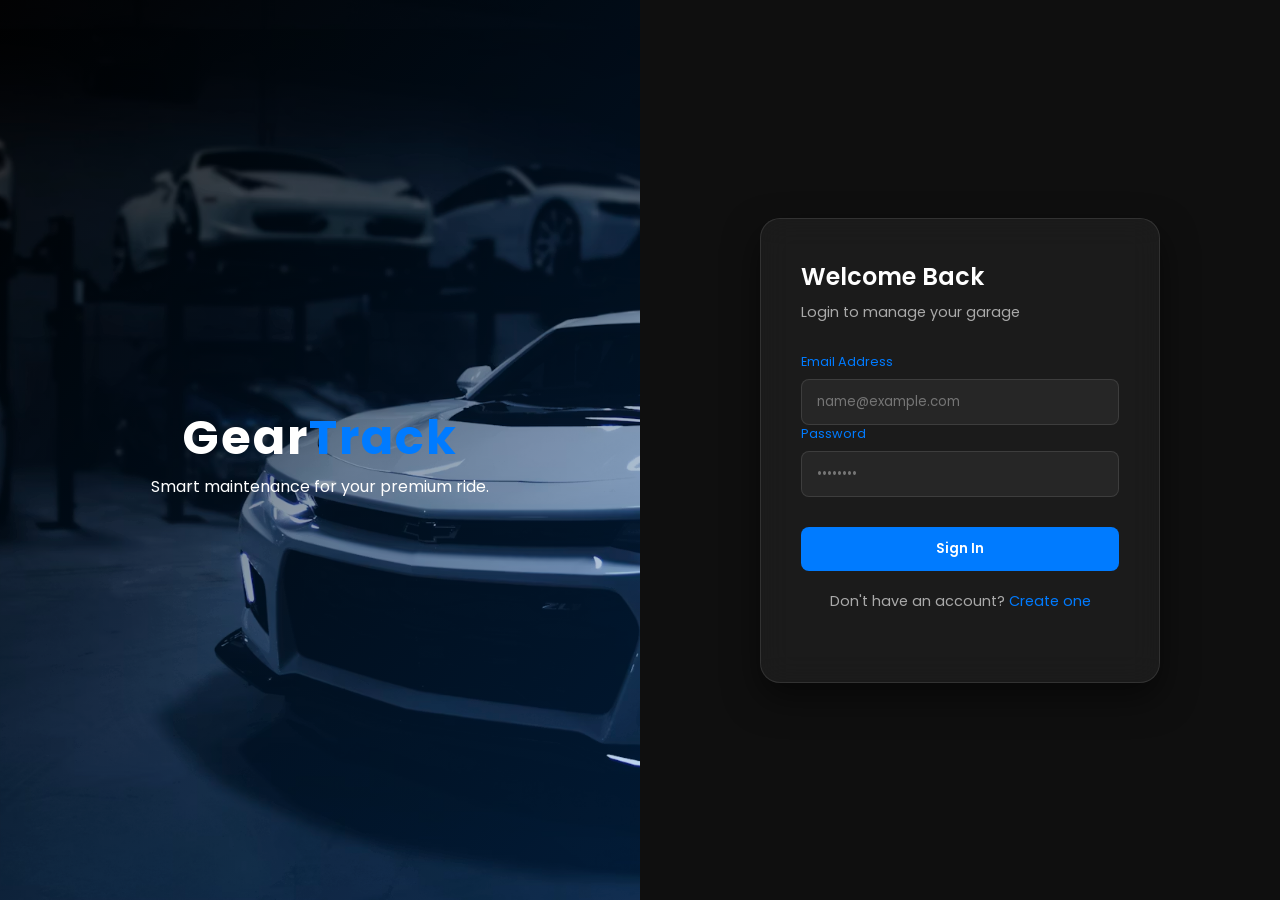
<file: index.html>
<!DOCTYPE html>
<html lang="en">
<head>
    <meta charset="UTF-8">
    <meta name="viewport" content="width=device-width, initial-scale=1.0">
    <title>GearTrack | Login</title>
    <link rel="stylesheet" href="style.css">
    <link href="https://fonts.googleapis.com/css2?family=Poppins:wght@300;400;600&display=swap" rel="stylesheet">
</head>
<body>

    <div class="login-container">
        
        <div class="side-visual">
            <div class="brand-text">
                <h1>Gear<span>Track</span></h1>
                <p>Smart maintenance for your premium ride.</p>
            </div>
        </div>

        <div class="side-form">
            <div class="glass-card">
                <h2>Welcome Back</h2>
                <p>Login to manage your garage</p>

                <form action="dashboard.php" method="POST">
                    <div class="input-group">
                        <label>Email Address</label>
                        <input type="email" placeholder="name@example.com" required>
                   
                        <label>Password</label>
                        <input type="password" placeholder="••••••••" required>
                    </div>

                    <button type="submit" class="login-btn">Sign In</button>
                    
                    <p class="form-footer">
                        Don't have an account? <a href="#">Create one</a>
                    </p>
                </form>
            </div>
        </div>
    </div>
<script src="script.js"></script>
</body>
</html>
</file>
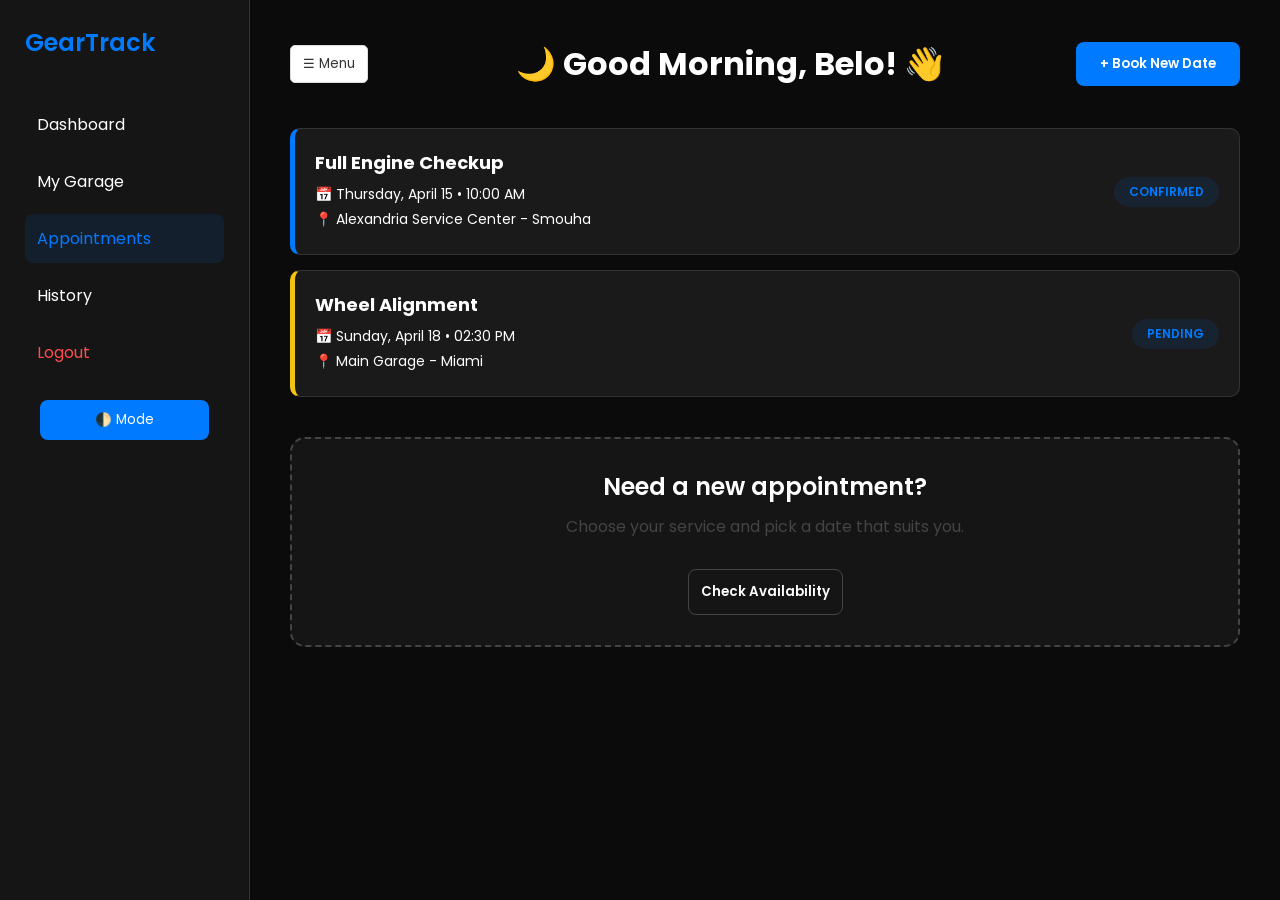
<file: appointments.html>
<!DOCTYPE html>
<html lang="en">
<head>
    <meta charset="UTF-8">
    <meta name="viewport" content="width=device-width, initial-scale=1.0">
    <title>GearTrack | Appointments</title>
    <link rel="stylesheet" href="style.css">
    <link href="https://fonts.googleapis.com/css2?family=Poppins:wght@300;400;600&display=swap" rel="stylesheet">
</head>
<body class="dashboard-body">

    <nav class="sidebar">
        <h2>GearTrack</h2>
        <ul class="sidebar-menu">
            <li><a href="dashboard.html">Dashboard</a></li>
            <li><a href="garage.html">My Garage</a></li>
            <li class="active"><a href="appointments.html">Appointments</a></li>
            <li><a href="history.html">History</a></li>
            <li class="logout-item"><a href="index.html">Logout</a></li>
        </ul>
    </nav>

    <main class="main-view">
        <header class="view-header">
            <h1>Upcoming Appointments</h1>
            <button class="btn-primary">+ Book New Date</button>
        </header>

        <section class="appointments-list">
            
            <div class="appointment-card">
                <div class="appointment-info">
                    <h3>Full Engine Checkup</h3>
                    <p>📅 Thursday, April 15 • 10:00 AM</p>
                    <p>📍 Alexandria Service Center - Smouha</p>
                </div>
                <span class="status-tag">Confirmed</span>
            </div>

            <div class="appointment-card pending">
                <div class="appointment-info">
                    <h3>Wheel Alignment</h3>
                    <p>📅 Sunday, April 18 • 02:30 PM</p>
                    <p>📍 Main Garage - Miami</p>
                </div>
                <span class="status-tag">Pending</span>
            </div>

        </section>

        <div class="booking-prompt">
            <h2>Need a new appointment?</h2>
            <p>Choose your service and pick a date that suits you.</p>
            <button class="btn-secondary">Check Availability</button>
        </div>
    </main>
<script src="script.js"></script>
</body>
</html>
</file>
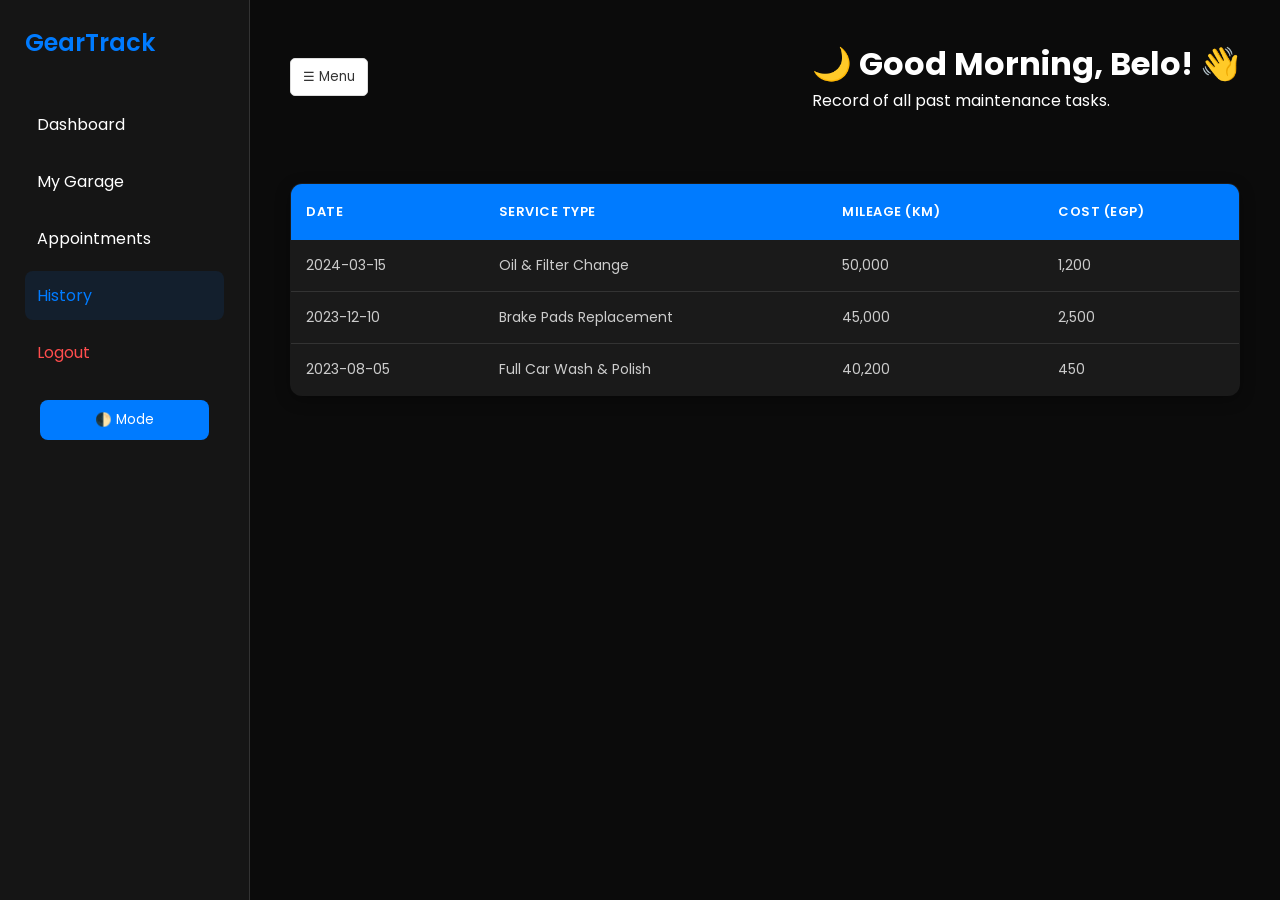
<file: history.html>
<!DOCTYPE html>
<html lang="en">
<head>
    <meta charset="UTF-8">
    <meta name="viewport" content="width=device-width, initial-scale=1.0">
    <title>GearTrack | History</title>
    <link rel="stylesheet" href="style.css">
    <link href="https://fonts.googleapis.com/css2?family=Poppins:wght@300;400;600&display=swap" rel="stylesheet">
</head>
<body class="dashboard-body">

    <nav class="sidebar">
        <h2>GearTrack</h2>
        <ul class="sidebar-menu">
            <li><a href="dashboard.html">Dashboard</a></li>
            <li><a href="garage.html">My Garage</a></li>
            <li><a href="appointments.html">Appointments</a></li>
            <li class="active"><a href="history.html">History</a></li>
            <li class="logout-item"><a href="index.html">Logout</a></li>
        </ul>
    </nav>

    <main class="main-view">
        <header class="view-header">
            <div>
                <h1>Service History</h1>
                <p style="color: var(--text-muted);">Record of all past maintenance tasks.</p>
            </div>
        </header>

        <table class="history-table">
            <thead>
                <tr>
                    <th>Date</th>
                    <th>Service Type</th>
                    <th>Mileage (KM)</th>
                    <th>Cost (EGP)</th>
                </tr>
            </thead>
            <tbody>
                <tr>
                    <td>2024-03-15</td>
                    <td>Oil & Filter Change</td>
                    <td>50,000</td>
                    <td>1,200</td>
                </tr>
                <tr>
                    <td>2023-12-10</td>
                    <td>Brake Pads Replacement</td>
                    <td>45,000</td>
                    <td>2,500</td>
                </tr>
                <tr>
                    <td>2023-08-05</td>
                    <td>Full Car Wash & Polish</td>
                    <td>40,200</td>
                    <td>450</td>
                </tr>
            </tbody>
        </table>
    </main>
<script src="script.js"></script>
</body>
</html>
</file>
<file: style.css>
:root {
    --blue: #007BFF;
    --dark-bg: #0b0b0b;
    --card-bg: #1a1a1a;
    --sidebar-bg: #151515;
    --border: 1px solid #333;
}






/* login page */
* {
    margin: 0;
    padding: 0;
    box-sizing: border-box;
    font-family: 'Poppins', sans-serif;
}

body {
    background: #0f0f0f; 
    color: #ffffff;
    height: 100vh;
    overflow: hidden;
}

.login-container {
    display: flex;
    width: 100%;
    height: 100vh;
}
/* left Side */
.side-visual {
    flex: 1;
    
    background: linear-gradient(135deg, #000a, #007bff33), url('images/photo-1492144534655-ae79c964c9d7.avif') center/cover;
    display: flex;
    align-items: center;
    justify-content: center;
}

.brand-text {
    position: relative;
    z-index: 2;
    text-align: center;
}

.brand-text h1 {
    font-size: 3rem;
    letter-spacing: 2px;
}

.brand-text h1 span {
    color: #007BFF; 
}

/*  Right Side  */
.side-form {
    flex: 1;
    display: flex;
    align-items: center;
    justify-content: center;
    background: #0f0f0f;
}


.glass-card {
    background: rgba(255, 255, 255, 0.05);
    backdrop-filter: blur(15px);
    border: 1px solid rgba(255, 255, 255, 0.1);
    padding: 40px;
    border-radius: 20px;
    width: 100%;
    max-width: 400px;
    box-shadow: 0 15px 35px rgba(0,0,0,0.5);
    animation: slideUp 0.8s ease-out;
}

h2 { margin-bottom: 8px; font-weight: 600; }
.glass-card p { color: #aaa; font-size: 0.9rem; margin-bottom: 30px; }


.input-group {
    margin-bottom: 20px;
}

.input-group label {
    display: block;
    font-size: 0.8rem;
    margin-bottom: 8px;
    color: #007BFF;
}

.input-group input {
    width: 100%;
    padding: 12px 15px;
    background: rgba(255,255,255,0.05);
    border: 1px solid rgba(255,255,255,0.1);
    border-radius: 8px;
    color: white;
    outline: none;
    transition: 0.3s;
}

.input-group input:focus {
    border-color: #007BFF;
    background: rgba(0, 123, 255, 0.05);
    box-shadow: 0 0 10px rgba(0, 123, 255, 0.2);
}


.login-btn {
    width: 100%;
    padding: 12px;
    background: #007BFF;
    border: none;
    border-radius: 8px;
    color: white;
    font-weight: 600;
    cursor: pointer;
    transition: 0.3s;
    margin-top: 10px;
}

.login-btn:hover {
    background: #0056b3;
    transform: translateY(-2px);
    box-shadow: 0 5px 15px rgba(0, 123, 255, 0.4);
}

.form-footer {
    text-align: center;
    margin-top: 20px;
    font-size: 0.85rem;
}

.form-footer a { color: #007BFF; text-decoration: none; }


@keyframes slideUp {
    from { opacity: 0; transform: translateY(30px); }
    to { opacity: 1; transform: translateY(0); }
}


@media (max-width: 768px) {
    .side-visual { display: none; }
}


















/*  Dashboard  */

.dashboard-body {
    display: flex;
    background-color: var(--dark-bg);
    color: white;
    height: 100vh;
}


.sidebar {
    width: 250px;
    background-color: var(--sidebar-bg);
    padding: 25px;
    border-right: var(--border);
    display: flex;
    flex-direction: column;
}

.sidebar h2 {
    color: var(--blue);
    margin-bottom: 40px;
}

.sidebar-menu {
    list-style: none;
}

.sidebar-menu li {
    padding: 12px;
    margin-bottom: 8px;
    border-radius: 8px;
    cursor: pointer;
    transition: 0.3s;
}

.sidebar-menu li:hover, 
.sidebar-menu li.active {
    background: rgba(0, 123, 255, 0.1);
    color: var(--blue);
}

.sidebar-menu a {
    text-decoration: none;
    color: inherit;
    display: block;
}

.logout-item {
    margin-top: auto;
}

.logout-item a {
    color: #ff4d4d !important;
}


.main-view {
    flex: 1;
    padding: 40px;
    overflow-y: auto;
}

.view-header {
    display: flex;
    justify-content: space-between;
    align-items: center;
    margin-bottom: 40px;
}


.stat-grid {
    display: flex;
    gap: 20px;
    flex-wrap: wrap;
}

.stat-card {
    background: var(--card-bg);
    padding: 25px;
    border-radius: 15px;
    border: var(--border);
    flex: 1;
    min-width: 250px;
    transition: 0.3s;
}

.stat-card:hover {
    border-color: var(--blue);
    transform: translateY(-5px);
}

.stat-card h3 {
    font-size: 13px;
    color: #666;
    text-transform: uppercase;
}

.stat-card .value {
    font-size: 28px;
    font-weight: bold;
    display: block;
    margin: 10px 0;
}

.stat-card .subtext {
    font-size: 12px;
    color: var(--blue);
}





/* reusable buttonn     */

.btn-primary {
    background-color: var(--blue);
    color: white;
    border: none;
    padding: 12px 24px;
    border-radius: 8px;
    font-weight: 600;
    cursor: pointer;
    transition: 0.3s;
}

.btn-primary:hover {
    background-color: #0056b3;
    box-shadow: 0 4px 15px rgba(0, 123, 255, 0.3);
}

      










/* My Garage Page  */


.garage-container {
    display: flex;
    justify-content: center;
    align-items: center;
    padding: 20px 0;
}

.car-main-card {
    background: var(--card-bg);
    border: var(--border);
    border-radius: 20px;
    width: 100%;
    max-width: 850px;
    padding: 30px;
    display: flex;
    gap: 30px;
    transition: 0.4s;
    box-shadow: 0 10px 30px #0008;
}

.car-main-card:hover {
    border-color: var(--blue);
}

.car-image-side { flex: 1; }

.car-image-side img {
    width: 100%;
    border-radius: 15px;
    object-fit: cover;
    height: 100%;
}

.car-info-side {
    flex: 1;
    display: flex;
    flex-direction: column;
    justify-content: center;
}

.car-info-side .model-year {
    color: var(--blue);
    font-weight: bold;
    margin-bottom: 20px;
}

.detail-row {
    display: flex;
    justify-content: space-between;
    padding: 12px 0;
    border-bottom: 1px solid #222;
    font-size: 14px;
}




.add-car-section {
    background: var(--sidebar-bg);
    padding: 30px;
    border-radius: 15px;
    border: var(--border);
    margin: 40px auto;
    max-width: 850px;
}

.add-car-section h2 {
    margin-bottom: 25px;
    color: var(--blue);
    font-size: 20px;
}

.form-grid {
    display: grid;
    grid-template-columns: 1fr 1fr;
    gap: 20px;
}

.form-group {
    display: flex;
    flex-direction: column;
    gap: 8px;
}

.form-group label {
    font-size: 13px;
    color: var(--text-muted);
}

.form-group input {
    padding: 12px;
    background: var(--dark-bg);
    border: var(--border);
    border-radius: 8px;
    color: white;
    outline: none;
    transition: 0.3s;
}

.form-group input:focus { border-color: var(--blue); }


.full-width { grid-column: span 2; }
.btn-secondary {
    background: transparent;
    color: white;
    border: 1px solid #444;
    padding: 12px;
    border-radius: 8px;
    cursor: pointer;
    font-weight: 600;
    transition: 0.3s;
    margin-top: 10px;
}
.btn-secondary:hover { background: #222; border-color: var(--text-muted); }












/*  Appointments Page  */

.appointments-list {
    display: flex;
    flex-direction: column;
    gap: 15px;
}

.appointment-card {
    background: var(--card-bg);
    border: var(--border);
    border-left: 5px solid var(--blue); 
    padding: 20px;
    border-radius: 10px;
    display: flex;
    justify-content: space-between;
    align-items: center;
    transition: 0.3s;
}


.appointment-card.pending {
    border-left-color: #f1c40f; 
}

.appointment-info h3 {
    margin-bottom: 8px;
    font-size: 18px;
}

.appointment-info p {
    color: var(--text-muted);
    font-size: 14px;
    margin-bottom: 4px;
}

.status-tag {
    background: rgba(0, 123, 255, 0.1);
    color: var(--blue);
    padding: 6px 15px;
    border-radius: 20px;
    font-size: 12px;
    font-weight: 600;
    text-transform: uppercase;
}


.booking-prompt {
    background: var(--sidebar-bg);
    padding: 30px;
    border-radius: 15px;
    border: 2px dashed #444;
    text-align: center;
    margin-top: 40px;
}

.booking-prompt h2 {
    color: var(--text-muted);
    margin-bottom: 10px;
}

.booking-prompt p {
    color: #444;
    margin-bottom: 20px;
}











/* History  */

.history-table {
    width: 100%;
    border-collapse: collapse;
    margin-top: 30px;
    background-color: var(--card-bg);
    border-radius: 12px;
    overflow: hidden;
    border: var(--border);
    box-shadow: 0 4px 15px rgba(0,0,0,0.3);
}

.history-table th {
    background-color: var(--blue);
    color: white;
    padding: 18px 15px;
    text-align: left;
    font-size: 13px;
    font-weight: 600;
    text-transform: uppercase;
    letter-spacing: 0.5px;
}

.history-table td {
    padding: 15px;
    text-align: left;
    border-bottom: var(--border);
    color: #ccc;
    font-size: 14px;
}



.history-table tr:hover {
    background-color: rgba(255, 255, 255, 0.03);
    transition: 0.2s;
}


.main-view {
    flex: 1;
    padding: 40px;
    display: flex;
    flex-direction: column;
    overflow-x: hidden; 
}

/* الألوان الجديدة لما نشغل الـ Light Mode */
.light-theme {
    background-color: #f0f2f5 !important;
    color: #1a1a1a !important;
}

.light-theme .sidebar, 
.light-theme .main-view, 
.light-theme .stat-card, 
.light-theme .appointment-card,
.light-theme .history-table {
    background-color: #ffffff !important;
    color: #333 !important;
    border-color: #ddd !important;
}

.light-theme .sidebar-menu a {
    color: #555 !important;
}

.light-theme .history-table th {
    background-color: #007bff !important;
    color: white !important;
}
</file>
